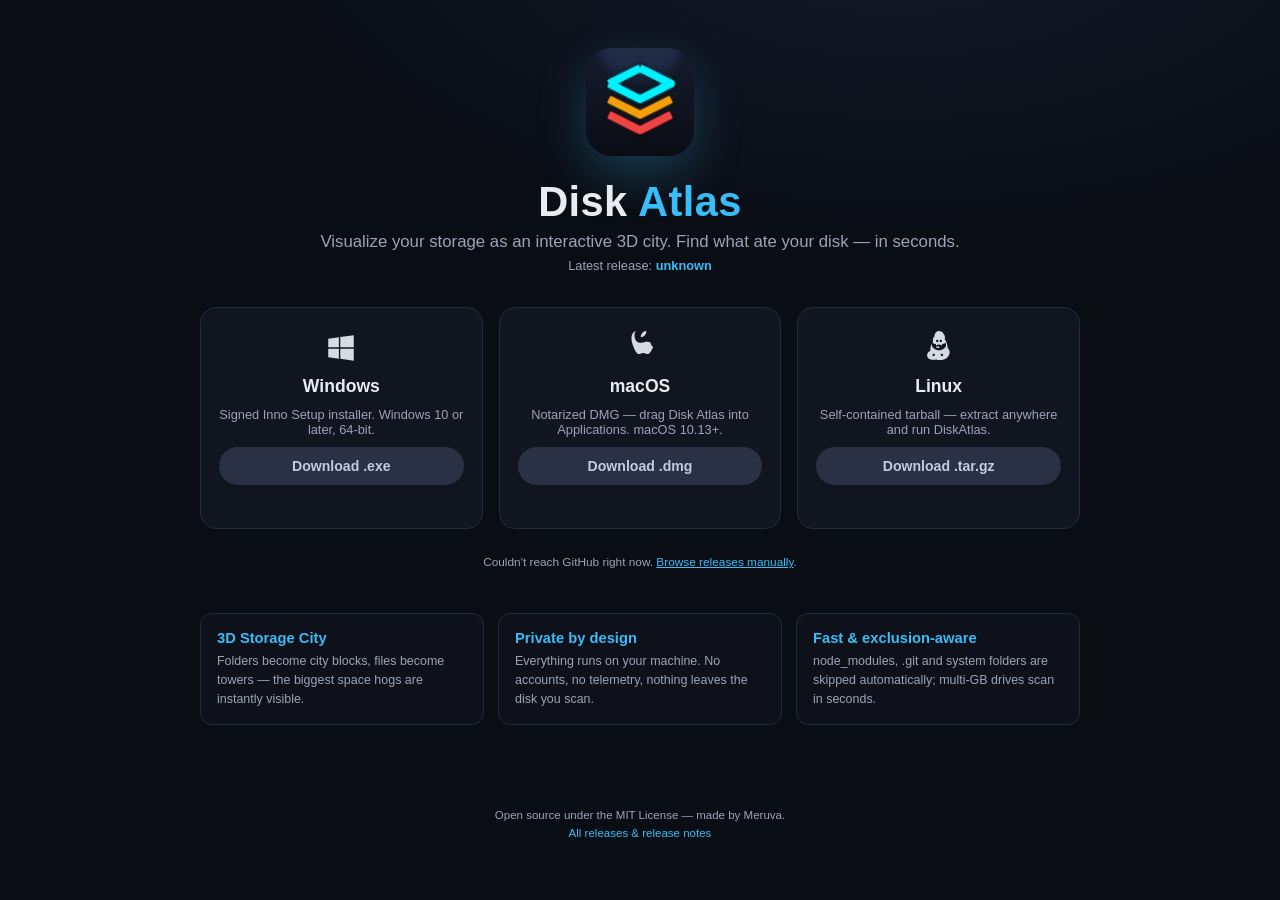
<file: docs/index.html>
<!DOCTYPE html>
<html lang="en">
<head>
  <meta charset="UTF-8">
  <meta name="viewport" content="width=device-width, initial-scale=1.0">
  <title>Disk Atlas — Download</title>
  <meta name="description" content="Download Disk Atlas: the 3D disk visualizer for Windows, macOS, and Linux. See where your storage went — as an interactive city.">
  <link rel="icon" type="image/png" href="assets/diskatlas_256.png">
  <style>
    :root {
      --bg: #0a0d14;
      --bg-card: #11151f;
      --border: #232a3a;
      --text: #e7ecf3;
      --text-dim: #9aa4b8;
      --cyan: #38bdf8;
      --amber: #f59e0b;
      --coral: #fb7185;
    }
    * { margin: 0; padding: 0; box-sizing: border-box; }
    body {
      background: radial-gradient(1200px 600px at 70% -10%, #141b2c 0%, var(--bg) 55%);
      color: var(--text);
      font-family: "Segoe UI", -apple-system, BlinkMacSystemFont, Roboto, "Helvetica Neue", Arial, sans-serif;
      min-height: 100vh;
      display: flex;
      flex-direction: column;
      align-items: center;
    }
    main { width: min(880px, 92vw); padding: 48px 0 40px; text-align: center; }

    .hero-icon {
      width: 108px; height: 108px;
      border-radius: 26px;
      box-shadow: 0 18px 48px rgba(56, 189, 248, 0.25);
    }
    h1 { font-size: 2.6rem; letter-spacing: 0.01em; margin: 18px 0 6px; }
    h1 .accent { color: var(--cyan); }
    .tagline { color: var(--text-dim); font-size: 1.05rem; margin-bottom: 6px; }
    .version-note { color: var(--text-dim); font-size: 0.8rem; margin-bottom: 34px; }
    .version-note strong { color: var(--cyan); font-weight: 600; }

    .cards { display: grid; grid-template-columns: repeat(3, 1fr); gap: 16px; }
    @media (max-width: 720px) { .cards { grid-template-columns: 1fr; } }
    .card {
      background: var(--bg-card);
      border: 1px solid var(--border);
      border-radius: 16px;
      padding: 22px 18px;
      display: flex; flex-direction: column; gap: 10px;
      transition: transform 0.15s ease, border-color 0.15s ease;
    }
    .card:hover { transform: translateY(-3px); border-color: #31405f; }
    .card .os-icon { font-size: 1.9rem; color: var(--text); opacity: 0.92; height: 36px; display: flex; align-items: center; justify-content: center; }
    .card h2 { font-size: 1.1rem; font-weight: 650; }
    .card .desc { color: var(--text-dim); font-size: 0.8rem; flex: 1; }
    .card button {
      cursor: pointer;
      border: none;
      border-radius: 999px;
      padding: 11px 18px;
      font-size: 0.88rem;
      font-weight: 650;
      color: #06121c;
      background: var(--cyan);
      transition: filter 0.15s ease;
    }
    .card button:hover { filter: brightness(1.12); }
    .card .meta { font-size: 0.7rem; color: var(--text-dim); min-height: 1em; }
    .card.win button { background: var(--cyan); }
    .card.mac button { background: var(--amber); }
    .card.linux button { background: var(--coral); }
    /* Disabled state must override the platform accent backgrounds */
    .card button:disabled,
    .card.win button:disabled,
    .card.mac button:disabled,
    .card.linux button:disabled {
      background: #2a3144;
      color: #c3ccdc;
      cursor: not-allowed;
    }

    .features {
      margin-top: 44px;
      display: grid; grid-template-columns: repeat(3, 1fr); gap: 14px;
      text-align: left;
    }
    @media (max-width: 720px) { .features { grid-template-columns: 1fr; } }
    .feature {
      background: rgba(17, 21, 31, 0.6);
      border: 1px solid var(--border);
      border-radius: 12px;
      padding: 16px;
    }
    .feature h3 { font-size: 0.92rem; margin-bottom: 6px; color: var(--cyan); }
    .feature p { font-size: 0.78rem; color: var(--text-dim); line-height: 1.5; }

    footer {
      margin-top: 44px; padding-bottom: 26px;
      color: var(--text-dim); font-size: 0.72rem;
      display: flex; flex-direction: column; gap: 6px; align-items: center;
    }
    footer a { color: var(--cyan); text-decoration: none; }
    footer a:hover { text-decoration: underline; }
    #status-line { color: var(--text-dim); font-size: 0.74rem; min-height: 1em; margin-top: 26px; }
  </style>
</head>
<body>
<main>
  <img class="hero-icon" src="assets/diskatlas_256.png" alt="Disk Atlas icon">
  <h1>Disk <span class="accent">Atlas</span></h1>
  <p class="tagline">Visualize your storage as an interactive 3D city. Find what ate your disk — in seconds.</p>
  <p class="version-note" id="version-note">Latest release: <strong>loading…</strong></p>

  <div class="cards">
    <div class="card win">
      <div class="os-icon">
        <svg width="34" height="34" viewBox="0 0 24 24" fill="currentColor"><path d="M3 5.5 10.5 4.4v7.1H3zM11.5 4.3 21 3v8.5h-9.5zM3 12.5h7.5v7.1L3 18.5zM11.5 12.5H21V21l-9.5-1.4z"/></svg>
      </div>
      <h2>Windows</h2>
      <p class="desc">Signed Inno Setup installer. Windows 10 or later, 64-bit.</p>
      <button id="dl-windows" disabled>Download .exe</button>
      <div class="meta" id="meta-windows"></div>
    </div>
    <div class="card mac">
      <div class="os-icon">
        <svg width="30" height="34" viewBox="0 0 24 29" fill="currentColor"><path d="M17.3 0c.2 1.3-.3 2.6-1 3.5-.8 1-2.2 1.9-3.6 1.8C12.5 4 13.1 2.7 14 1.7c.8-1 2.2-1.8 3.3-1.7M20.9 9.9c-2-1.2-3.8-.5-4.7-.5-.9 0-2.3.7-3.8.7-2 0-5.1-1.7-5.1-6.5 0-1.3.5-2.6 1.2-3.6C9.4 0 8.6.1 7.9.3 5.9 1.1 4.7 3.3 4.7 6.2c0 3.2 1.3 6.7 2.9 9.9.9 1.7 2 3.6 3.5 3.6 1.4 0 1.9-.9 3.7-.9 1.7 0 2.2.9 3.7.9 1.5 0 2.5-1.7 3.5-3.5.6-1 1-2.1 1.2-2.7-.1 0-1.6-.6-2.3-3.6z"/></svg>
      </div>
      <h2>macOS</h2>
      <p class="desc">Notarized DMG — drag Disk Atlas into Applications. macOS 10.13+.</p>
      <button id="dl-macos" disabled>Download .dmg</button>
      <div class="meta" id="meta-macos"></div>
    </div>
    <div class="card linux">
      <div class="os-icon">
        <svg width="30" height="34" viewBox="0 0 24 29" fill="currentColor"><path d="M12 0c-1.9 0-3.5 1.6-3.8 3.7l-.1.9c-.3.2-.6.6-.8 1-.4.7-.5 1.5-.5 2.2 0 .5.1 1 .2 1.5-.9 1-1.6 2.3-2 3.8-.3 1.3-.5 2.7-.4 4-.9.2-1.7.8-2.2 1.6-.5.8-.7 1.7-.5 2.6.2 1.1.9 2 1.9 2.5 1.3.7 2.8.9 4.3.8.6 0 1.1-.1 1.7-.3.9.3 1.8.5 2.7.5 2.5 0 4.9-.8 6.6-2.3 1.4-1.2 2.1-2.8 2-4.5-.1-1.2-.7-2.4-1.6-3.2-.1-1.2-.3-2.5-.6-3.6-.4-1.5-1-2.9-2-4 .1-.5.2-1 .2-1.5 0-.7-.1-1.5-.5-2.2-.2-.4-.5-.8-.8-1l-.1-.9C15.5 1.6 13.9 0 12 0m-1.5 7.5c.6 0 1 .5 1 1s-.4 1-1 1-1-.5-1-1 .4-1 1-1m3 0c.6 0 1 .5 1 1s-.4 1-1 1-1-.5-1-1 .4-1 1-1M12 11.5c.9 0 1.7.4 2.3 1 .3-.5.4-1 .3-1.5.2 0 .5.1.7.1.9 0 1.7-.4 2.3-1 .3.6.4 1.2.4 1.9 0 2.2-2.6 4.5-6 4.5S6 14.2 6 12c0-.7.1-1.3.4-1.9.6.6 1.4 1 2.3 1 .2 0 .5-.1.7-.1-.1.5 0 1 .3 1.5.6-.6 1.4-1 2.3-1m-1 3c-.8 0-1.5-.3-1.5-.8 0-.3.4-.5.9-.5.2 0 .5 0 .6.1.1-.1.4-.1.6-.1.5 0 .9.2.9.5 0 .5-.7.8-1.5.8m-2.5 6c0 .5-.4 1-1 1s-1-.5-1-1 .4-1 1-1 1 .5 1 1m7 0c0 .5-.4 1-1 1s-1-.5-1-1 .4-1 1-1 1 .5 1 1"/></svg>
      </div>
      <h2>Linux</h2>
      <p class="desc">Self-contained tarball — extract anywhere and run DiskAtlas.</p>
      <button id="dl-linux" disabled>Download .tar.gz</button>
      <div class="meta" id="meta-linux"></div>
    </div>
  </div>

  <div id="status-line"></div>

  <div class="features">
    <div class="feature">
      <h3>3D Storage City</h3>
      <p>Folders become city blocks, files become towers — the biggest space hogs are instantly visible.</p>
    </div>
    <div class="feature">
      <h3>Private by design</h3>
      <p>Everything runs on your machine. No accounts, no telemetry, nothing leaves the disk you scan.</p>
    </div>
    <div class="feature">
      <h3>Fast &amp; exclusion-aware</h3>
      <p>node_modules, .git and system folders are skipped automatically; multi-GB drives scan in seconds.</p>
    </div>
  </div>
</main>

<footer>
  <span>Open source under the MIT License — made by Meruva.</span>
  <span><a id="all-releases" href="#">All releases &amp; release notes</a></span>
</footer>

<script>
  const REPO = 'meruvav/Disk_Atlas';
  const PLATFORMS = {
    windows: { match: ['.exe'], btn: 'dl-windows', meta: 'meta-windows' },
    macos:   { match: ['.dmg'], btn: 'dl-macos',   meta: 'meta-macos' },
    linux:   { match: ['.tar.gz', '.AppImage'], btn: 'dl-linux', meta: 'meta-linux' },
  };

  function fmtBytes(n) {
    if (!n) return '';
    const units = ['B', 'KB', 'MB', 'GB'];
    let i = 0;
    while (n >= 1024 && i < units.length - 1) { n /= 1024; i++; }
    return `${n.toFixed(n >= 100 ? 0 : 1)} ${units[i]}`;
  }

  function fmtDate(iso) {
    try {
      return new Date(iso).toLocaleDateString(undefined, { year: 'numeric', month: 'short', day: 'numeric' });
    } catch (_) { return ''; }
  }

  async function loadRelease() {
    const status = document.getElementById('status-line');
    document.getElementById('all-releases').href = `https://github.com/${REPO}/releases`;
    try {
      const res = await fetch(`https://api.github.com/repos/${REPO}/releases/latest`,
        { headers: { Accept: 'application/vnd.github+json' } });
      if (res.status === 404) {
        // Repo is reachable but hasn't published a release yet
        document.getElementById('version-note').innerHTML =
          'Latest release: <strong>coming soon</strong>';
        status.textContent = "The first release hasn't been published yet — check back shortly.";
        return;
      }
      if (!res.ok) throw new Error('HTTP ' + res.status);
      const rel = await res.json();

      document.getElementById('version-note').innerHTML =
        `Latest release: <strong>${rel.tag_name}</strong> · ${fmtDate(rel.published_at)}`;

      const assets = rel.assets || [];
      for (const [key, p] of Object.entries(PLATFORMS)) {
        const asset = assets.find(a => p.match.some(ext => a.name.toLowerCase().endsWith(ext.toLowerCase())));
        const btn = document.getElementById(p.btn);
        const meta = document.getElementById(p.meta);
        if (asset) {
          btn.disabled = false;
          btn.addEventListener('click', () => { window.location.href = asset.browser_download_url; });
          meta.textContent = `${asset.name} · ${fmtBytes(asset.size)}`;
        } else {
          meta.textContent = 'Not available in this release';
        }
      }

      // Highlight the card matching the visitor's platform.
      const ua = navigator.userAgent.toLowerCase();
      const mine = ua.includes('win') ? 'windows' : ua.includes('mac') ? 'macos' : ua.includes('linux') ? 'linux' : null;
      if (mine) {
        const card = document.querySelector(`.card.${mine === 'macos' ? 'mac' : mine === 'windows' ? 'win' : 'linux'}`);
        if (card) card.style.borderColor = 'var(--cyan)';
      }
      if (!assets.length) status.textContent = 'Release found, but it has no downloadable assets yet — please check back shortly.';
    } catch (_) {
      document.getElementById('version-note').innerHTML =
        'Latest release: <strong>unknown</strong>';
      status.innerHTML =
        `Couldn't reach GitHub right now. <a style="color:var(--cyan)" href="https://github.com/${REPO}/releases">Browse releases manually</a>.`;
    }
  }
  loadRelease();
</script>
</body>
</html>
</file>
